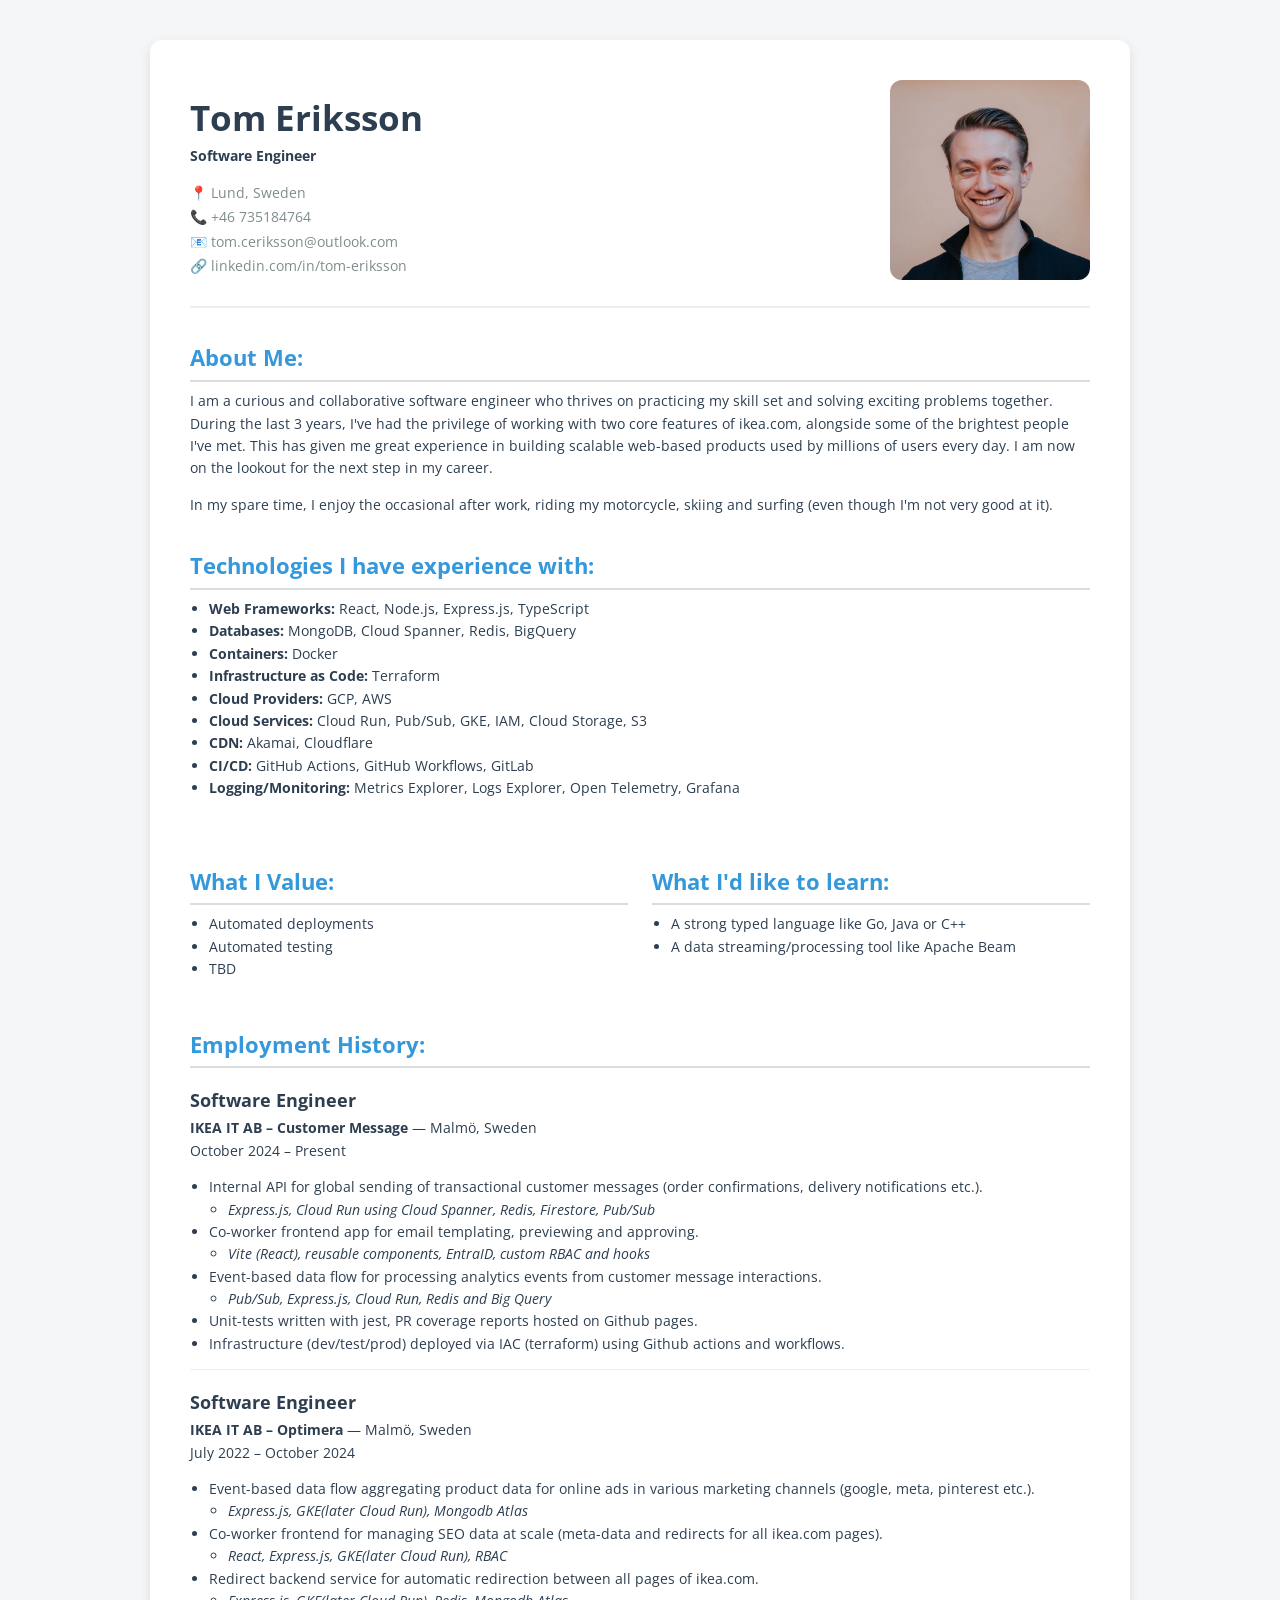
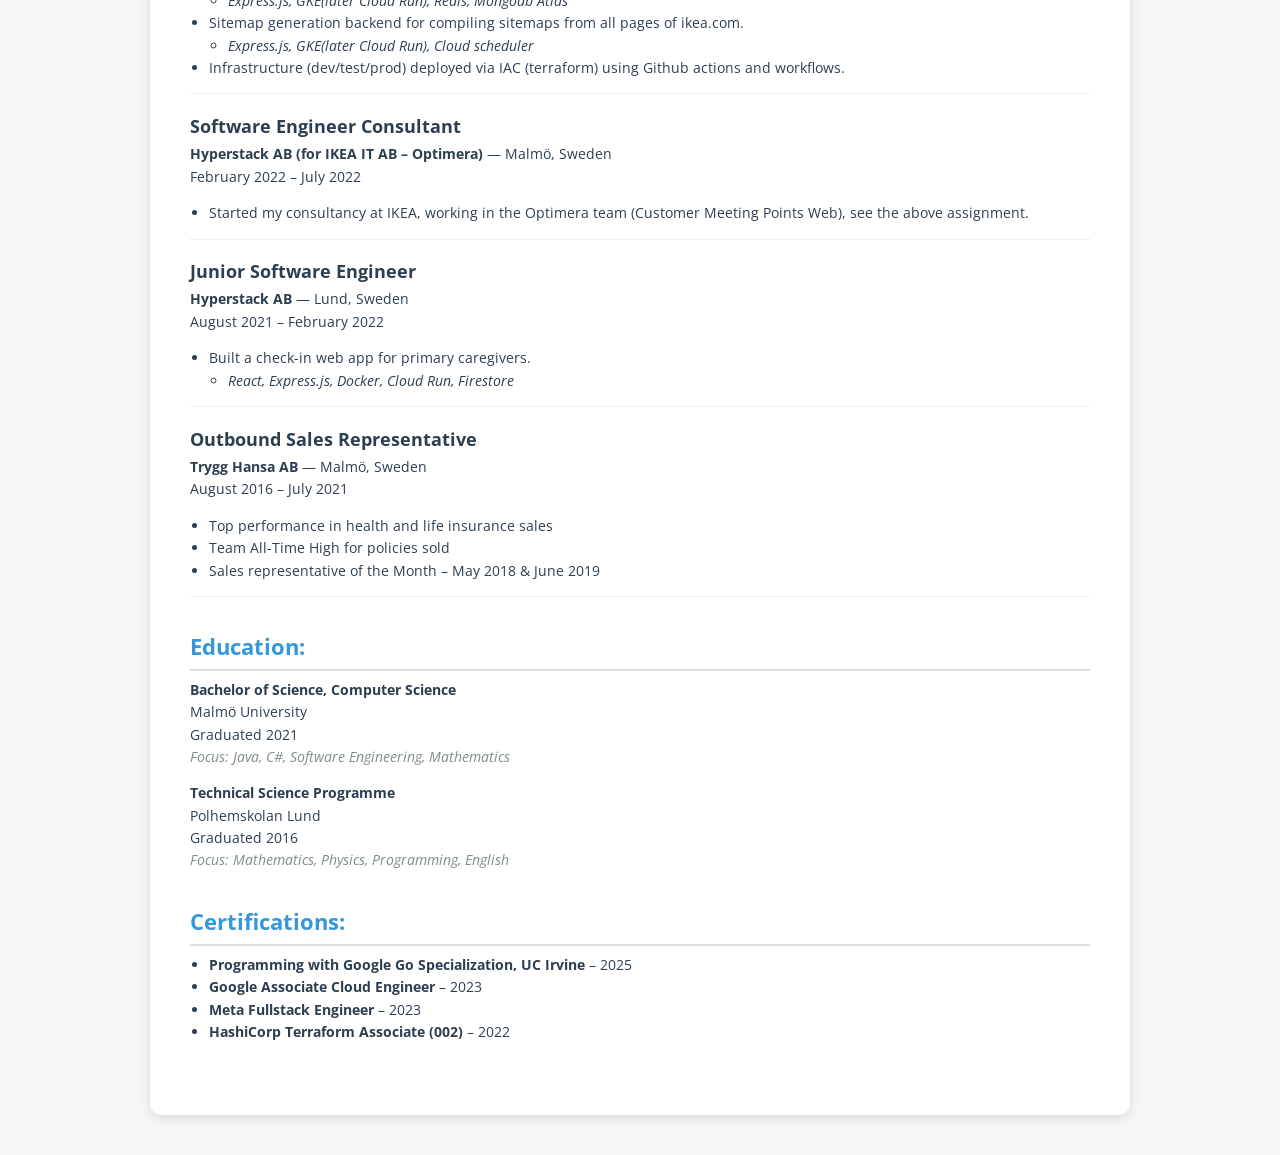
<file: index.html>
<!DOCTYPE html>
<html lang="en">
<head>
    <link rel="stylesheet" href="./styles.css">
    <link rel="preconnect" href="https://fonts.googleapis.com">
    <link rel="preconnect" href="https://fonts.gstatic.com" crossorigin>
    <link href="https://fonts.googleapis.com/css2?family=Open+Sans:ital,wght@0,300..800;1,300..800&family=Source+Sans+3:ital,wght@0,200..900;1,200..900&display=swap"
          rel="stylesheet">
    <link rel="icon" href="./favicon.svg"/>
    <meta charset="UTF-8"/>
    <meta name="viewport" content="width=device-width, initial-scale=1.0"/>
    <title>Tom Eriksson – Software Engineer</title>
</head>
<body>
<div class="container">
    <header>
        <div>
            <h1>Tom Eriksson</h1>
            <p><strong>Software Engineer</strong></p>
            <div class="contact">
                <span>📍 Lund, Sweden</span>
                <a href="tel:+46735184764">📞 +46 735184764</a>
                <a href="mailto:tom.ceriksson@outlook.com">📧 tom.ceriksson@outlook.com</a>
                <a href="https://www.linkedin.com/in/tom-eriksson-2a5919215/" target="_blank">🔗
                    linkedin.com/in/tom-eriksson</a>
            </div>
        </div>
        <div>
            <img src="./profile-img.webp" alt="Profile picture"/>
        </div>
    </header>

    <section>
        <h2>About Me:</h2>
        <p>
            I am a curious and collaborative software engineer who thrives on practicing my skill set and solving
            exciting problems together. During the last 3 years, I've had the privilege of working with two core
            features of ikea.com, alongside some of the brightest people I've met. This has given me great
            experience in building scalable web-based products used by millions of users every day. I am now on the
            lookout for the next step in my career.
        </p>
        <p>
            In my spare time, I enjoy the occasional after work, riding my motorcycle, skiing and surfing
            (even though I'm not very good at it).
        </p>
    </section>

    <section>
        <h2>Technologies I have experience with:</h2>
        <ul>
            <li><strong>Web Frameworks:</strong> React, Node.js, Express.js, TypeScript</li>
            <li><strong>Databases:</strong> MongoDB, Cloud Spanner, Redis, BigQuery</li>
            <li><strong>Containers:</strong> Docker</li>
            <li><strong>Infrastructure as Code:</strong> Terraform</li>
            <li><strong>Cloud Providers:</strong> GCP, AWS</li>
            <li><strong>Cloud Services:</strong> Cloud Run, Pub/Sub, GKE, IAM, Cloud Storage, S3</li>
            <li><strong>CDN:</strong> Akamai, Cloudflare</li>
            <li><strong>CI/CD:</strong> GitHub Actions, GitHub Workflows, GitLab</li>
            <li><strong>Logging/Monitoring:</strong> Metrics Explorer, Logs Explorer, Open Telemetry, Grafana</li>
        </ul>
    </section>

    <section class="split-column">
        <div>
            <h2>What I Value:</h2>
            <ul>
                <li>Automated deployments</li>
                <li>Automated testing</li>
                <li>TBD</li>
            </ul>
        </div>
        <div>
            <h2>What I'd like to learn:</h2>
            <ul>
                <li>A strong typed language like Go, Java or C++</li>
                <li>A data streaming/processing tool like Apache Beam</li>
            </ul>
        </div>
    </section>
    <section>
        <h2>Employment History:</h2>
        <div class="sub-section">
            <h3>Software Engineer</h3>
            <p><strong>IKEA IT AB – Customer Message</strong> — Malmö, Sweden<br/>
                October 2024 – Present</p>
            <ul>
                <li>Internal API for global sending of transactional customer messages (order confirmations, delivery
                    notifications etc.).
                    <ul>
                        <li>
                            <i>Express.js, Cloud Run using Cloud Spanner, Redis, Firestore, Pub/Sub</i>
                        </li>
                    </ul>
                </li>
                <li>Co-worker frontend app for email templating, previewing and approving.
                    <ul>
                        <li>
                            <i>Vite (React), reusable components, EntraID, custom RBAC and hooks</i>
                        </li>
                    </ul>
                </li>
                <li>Event-based data flow for processing analytics events from customer message interactions.
                    <ul>
                        <li>
                            <i>Pub/Sub, Express.js, Cloud Run, Redis and Big Query</i>
                        </li>
                    </ul>
                </li>
                <li>Unit-tests written with jest, PR coverage reports hosted on Github pages.</li>
                <li>Infrastructure (dev/test/prod) deployed via IAC (terraform) using Github actions and workflows.</li>
            </ul>
        </div>

        <div class="sub-section">
            <h3>Software Engineer</h3>
            <p><strong>IKEA IT AB – Optimera</strong> — Malmö, Sweden<br/>
                July 2022 – October 2024</p>
            <ul>
                <li>Event-based data flow aggregating product data for online ads in various marketing channels (google,
                    meta, pinterest etc.).
                    <ul>
                        <li>
                            <i>Express.js, GKE(later Cloud Run), Mongodb Atlas</i>
                        </li>
                    </ul>
                </li>
                <li>Co-worker frontend for managing SEO data at scale (meta-data and redirects for all ikea.com pages).
                    <ul>
                        <li>
                            <i>React, Express.js, GKE(later Cloud Run), RBAC</i>
                        </li>
                    </ul>
                </li>
                <li>Redirect backend service for automatic redirection between all pages of ikea.com.
                    <ul>
                        <li>
                            <i>Express.js, GKE(later Cloud Run), Redis, Mongodb Atlas</i>
                        </li>
                    </ul>
                </li>
                <li>Sitemap generation backend for compiling sitemaps from all pages of ikea.com.
                    <ul>
                        <li>
                            <i>Express.js, GKE(later Cloud Run), Cloud scheduler</i>
                        </li>
                    </ul>
                </li>
                <li>Infrastructure (dev/test/prod) deployed via IAC (terraform) using Github actions and workflows.</li>
            </ul>
        </div>

        <div class="sub-section">
            <h3>Software Engineer Consultant</h3>
            <p><strong>Hyperstack AB (for IKEA IT AB – Optimera)</strong> — Malmö, Sweden<br/>
                February 2022 – July 2022</p>
            <ul>
                <li>Started my consultancy at IKEA, working in the Optimera team (Customer Meeting Points Web), see the
                    above assignment.
                </li>
            </ul>
        </div>
        <div class="sub-section">
            <h3>Junior Software Engineer</h3>
            <p><strong>Hyperstack AB</strong> — Lund, Sweden<br/>
                August 2021 – February 2022</p>
            <ul>
                <li>Built a check-in web app for primary caregivers.
                    <ul>
                        <li>
                            <i>React, Express.js, Docker, Cloud Run, Firestore</i>
                        </li>
                    </ul>
                </li>
            </ul>
        </div>
        <div class="sub-section">
            <h3>Outbound Sales Representative</h3>
            <p><strong>Trygg Hansa AB</strong> — Malmö, Sweden<br/>
                August 2016 – July 2021</p>
            <ul>
                <li>Top performance in health and life insurance sales</li>
                <li>Team All-Time High for policies sold</li>
                <li>Sales representative of the Month – May 2018 & June 2019</li>
            </ul>
        </div>
    </section>

    <section>
        <h2>Education:</h2>
        <p><strong>Bachelor of Science, Computer Science</strong><br/>
            Malmö University<br/>
            Graduated 2021<br/>
            <em>Focus: Java, C#, Software Engineering, Mathematics</em></p>
        <p><strong>Technical Science Programme</strong><br/>
            Polhemskolan Lund<br/>
            Graduated 2016<br/>
            <em>Focus: Mathematics, Physics, Programming, English</em></p>
    </section>

    <section>
        <h2>Certifications:</h2>
        <ul>
            <li><strong>Programming with Google Go Specialization, UC Irvine</strong> – 2025</li>
            <li><strong>Google Associate Cloud Engineer</strong> – 2023</li>
            <li><strong>Meta Fullstack Engineer</strong> – 2023</li>
            <li><strong>HashiCorp Terraform Associate (002)</strong> – 2022</li>
        </ul>
    </section>
</div>
</body>
</html>
</file>
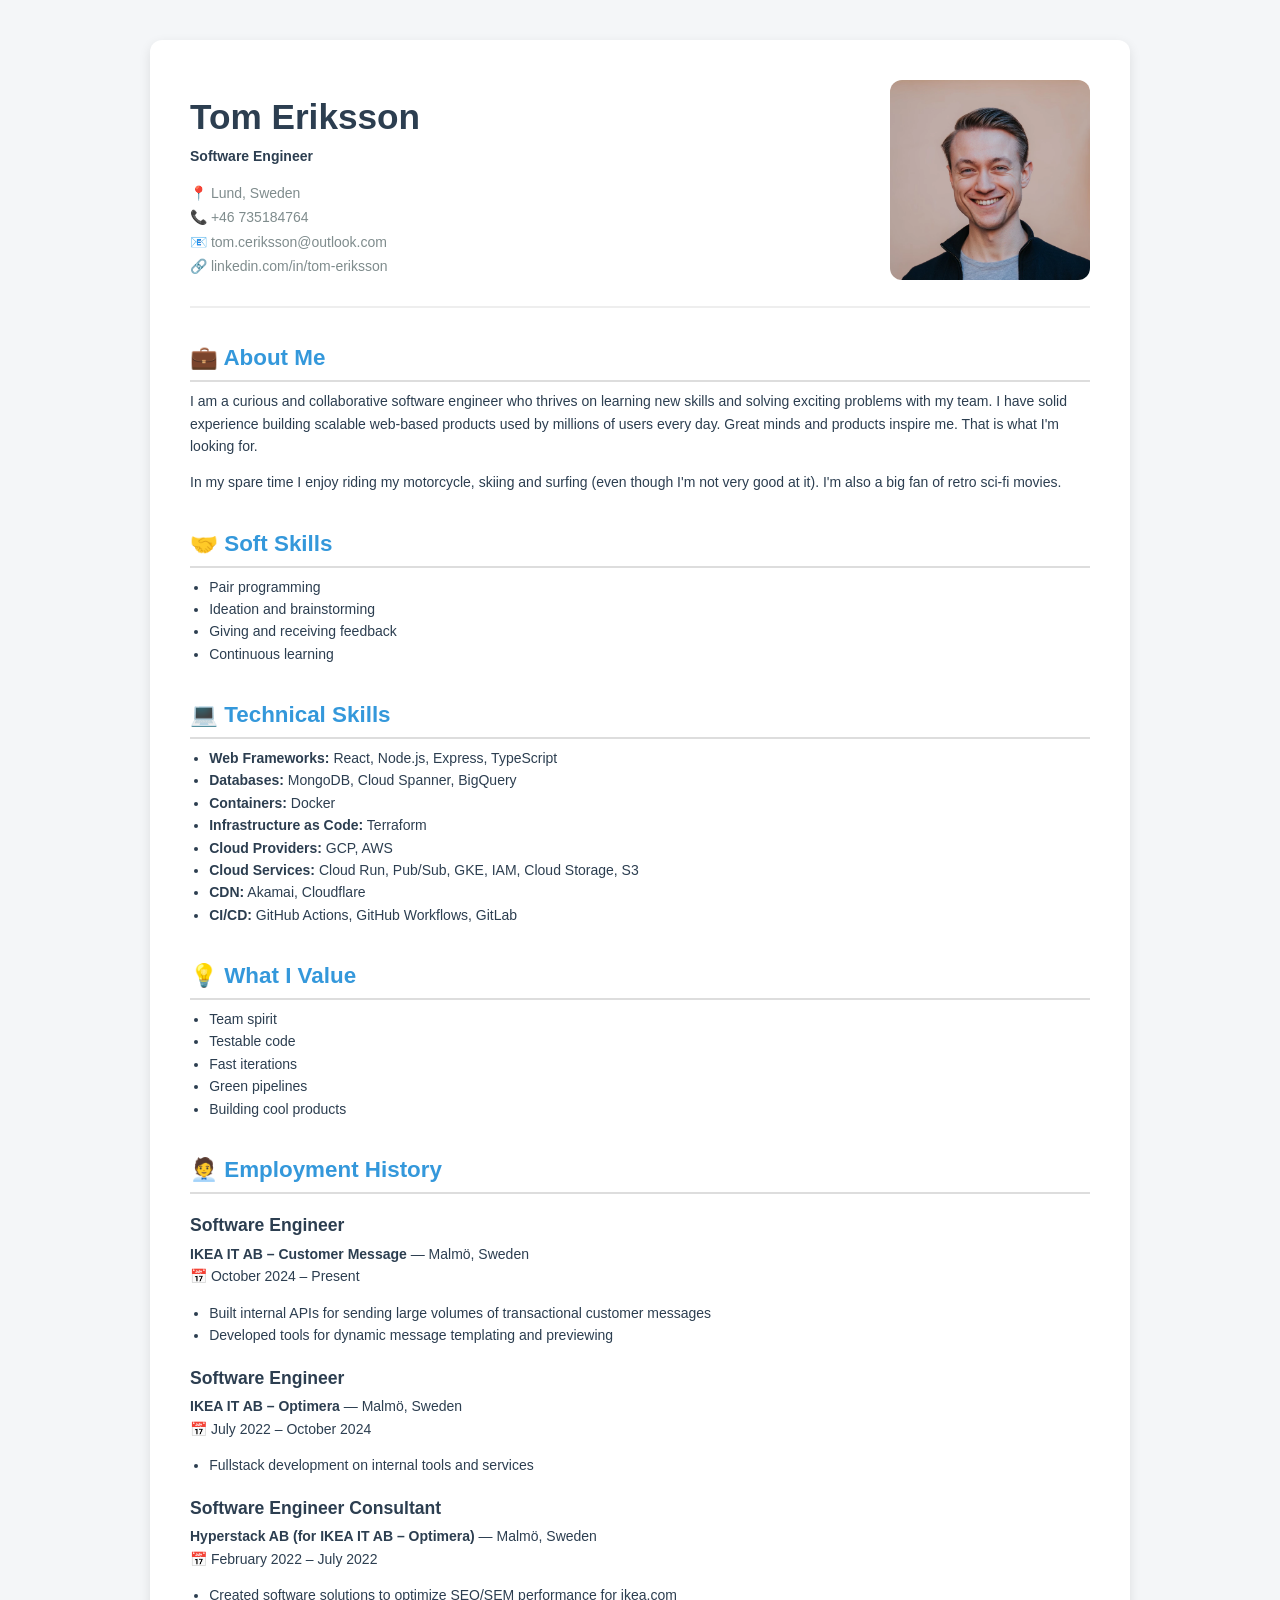
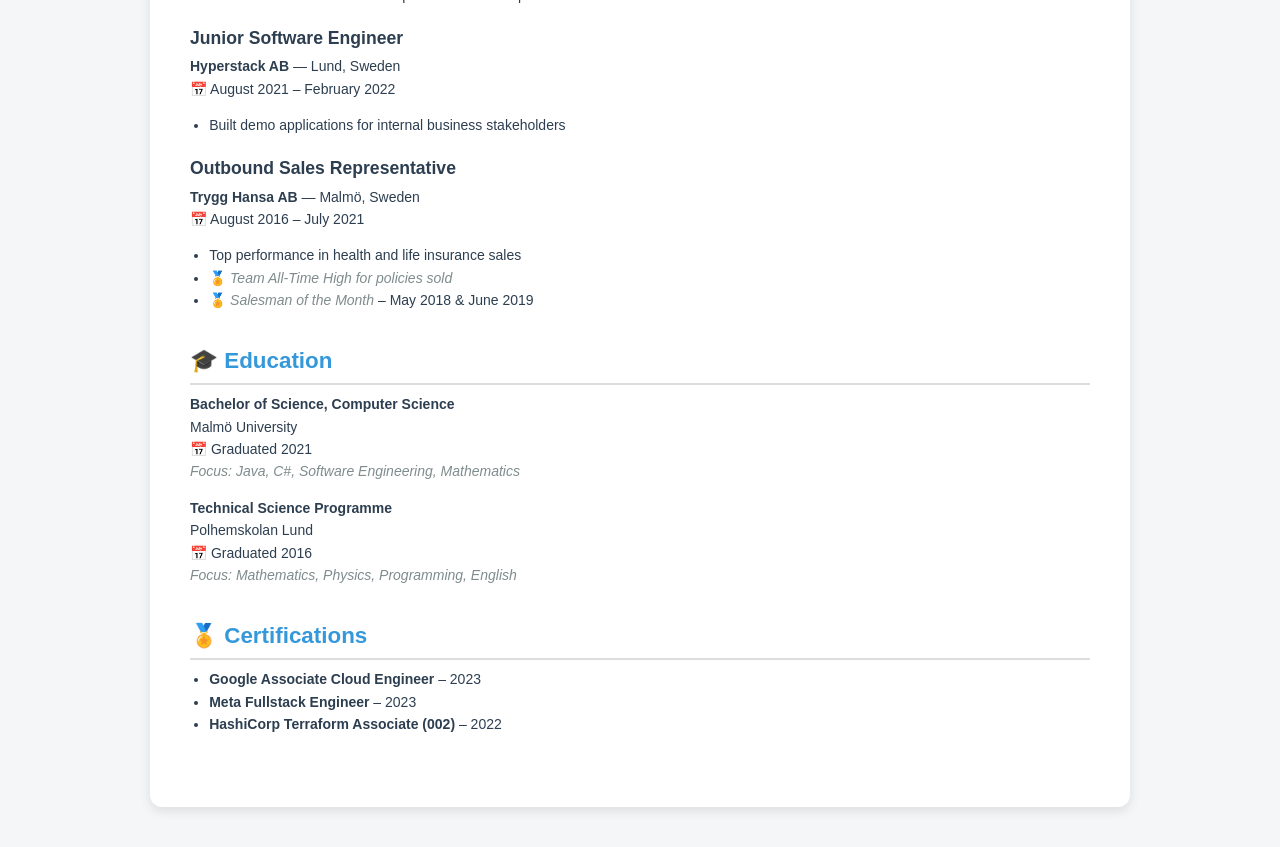
<file: CV.html>
<!DOCTYPE html>
<html lang="en">
<head>
    <link rel="stylesheet" href="./styles.css">
    <link rel="preconnect" href="https://fonts.googleapis.com">
    <link rel="preconnect" href="https://fonts.gstatic.com" crossorigin>
    <link href="https://fonts.googleapis.com/css2?family=Source+Sans+3:ital,wght@0,200..900;1,200..900&display=swap"
          rel="stylesheet">
    <meta charset="UTF-8"/>
    <meta name="viewport" content="width=device-width, initial-scale=1.0"/>
    <title>Tom Eriksson – Software Engineer</title>
</head>
<body>
<div class="container">
    <header>
        <div>
            <h1>Tom Eriksson</h1>
            <p><strong>Software Engineer</strong></p>
            <div class="contact">
                <span>📍 Lund, Sweden</span>
                <a href="tel:+46735184764">📞 +46 735184764</a>
                <a href="mailto:tom.ceriksson@outlook.com">📧 tom.ceriksson@outlook.com</a>
                <a href="https://www.linkedin.com/in/tom-eriksson-2a5919215/" target="_blank">🔗
                    linkedin.com/in/tom-eriksson</a>
            </div>
        </div>
        <div>
            <img src="./profile-img.webp" alt="Profile picture"/>
        </div>
    </header>

    <section>
        <h2>💼 About Me</h2>
        <p>
            I am a curious and collaborative software engineer who thrives on learning new skills and solving exciting
            problems with my team. I have solid experience building scalable web-based products used by millions of
            users every day. Great minds and products inspire me. That is what I'm looking for.
        </p>
        <p>
            In my spare time I enjoy riding my motorcycle, skiing and surfing (even though I'm not very good at it). I'm
            also a big fan of
            retro sci-fi movies.
        </p>
    </section>

    <section>
        <h2>🤝 Soft Skills</h2>
        <ul>
            <li>Pair programming</li>
            <li>Ideation and brainstorming</li>
            <li>Giving and receiving feedback</li>
            <li>Continuous learning</li>
        </ul>
    </section>

    <section>
        <h2>💻 Technical Skills</h2>
        <ul>
            <li><strong>Web Frameworks:</strong> React, Node.js, Express, TypeScript</li>
            <li><strong>Databases:</strong> MongoDB, Cloud Spanner, BigQuery</li>
            <li><strong>Containers:</strong> Docker</li>
            <li><strong>Infrastructure as Code:</strong> Terraform</li>
            <li><strong>Cloud Providers:</strong> GCP, AWS</li>
            <li><strong>Cloud Services:</strong> Cloud Run, Pub/Sub, GKE, IAM, Cloud Storage, S3</li>
            <li><strong>CDN:</strong> Akamai, Cloudflare</li>
            <li><strong>CI/CD:</strong> GitHub Actions, GitHub Workflows, GitLab</li>
        </ul>
    </section>

    <section>
        <h2>💡 What I Value</h2>
        <ul>
            <li>Team spirit</li>
            <li>Testable code</li>
            <li>Fast iterations</li>
            <li>Green pipelines</li>
            <li>Building cool products</li>
        </ul>
    </section>

    <section>
        <h2>🧑‍💼 Employment History</h2>

        <h3>Software Engineer</h3>
        <p><strong>IKEA IT AB – Customer Message</strong> — Malmö, Sweden<br/>
            📅 October 2024 – Present</p>
        <ul>
            <li>Built internal APIs for sending large volumes of transactional customer messages</li>
            <li>Developed tools for dynamic message templating and previewing</li>
        </ul>

        <h3>Software Engineer</h3>
        <p><strong>IKEA IT AB – Optimera</strong> — Malmö, Sweden<br/>
            📅 July 2022 – October 2024</p>
        <ul>
            <li>Fullstack development on internal tools and services</li>
        </ul>

        <h3>Software Engineer Consultant</h3>
        <p><strong>Hyperstack AB (for IKEA IT AB – Optimera)</strong> — Malmö, Sweden<br/>
            📅 February 2022 – July 2022</p>
        <ul>
            <li>Created software solutions to optimize SEO/SEM performance for ikea.com</li>
        </ul>

        <h3>Junior Software Engineer</h3>
        <p><strong>Hyperstack AB</strong> — Lund, Sweden<br/>
            📅 August 2021 – February 2022</p>
        <ul>
            <li>Built demo applications for internal business stakeholders</li>
        </ul>

        <h3>Outbound Sales Representative</h3>
        <p><strong>Trygg Hansa AB</strong> — Malmö, Sweden<br/>
            📅 August 2016 – July 2021</p>
        <ul>
            <li>Top performance in health and life insurance sales</li>
            <li>🏅 <em>Team All-Time High for policies sold</em></li>
            <li>🏅 <em>Salesman of the Month</em> – May 2018 & June 2019</li>
        </ul>
    </section>

    <section>
        <h2>🎓 Education</h2>
        <p><strong>Bachelor of Science, Computer Science</strong><br/>
            Malmö University<br/>
            📅 Graduated 2021<br/>
            <em>Focus: Java, C#, Software Engineering, Mathematics</em></p>
        <p><strong>Technical Science Programme</strong><br/>
            Polhemskolan Lund<br/>
            📅 Graduated 2016<br/>
            <em>Focus: Mathematics, Physics, Programming, English</em></p>
    </section>

    <section>
        <h2>🏅 Certifications</h2>
        <ul>
            <li><strong>Google Associate Cloud Engineer</strong> – 2023</li>
            <li><strong>Meta Fullstack Engineer</strong> – 2023</li>
            <li><strong>HashiCorp Terraform Associate (002)</strong> – 2022</li>
        </ul>
    </section>
</div>
</body>
</html>
</file>
<file: styles.css>
:root {
    --primary-color: #2c3e50;
    --accent-color: #3498db;
    --background-color: #f4f6f8;
    --text-color: #2c3e50;
    --secondary-text-color: #7f8c8d;
    --border-radius: 12px;
}

body {
    font-family: "Open Sans", sans-serif;
    font-optical-sizing: auto;
    background-color: var(--background-color);
    color: var(--text-color);
    line-height: 1.6;
    margin: 0;
    padding: 40px 20px;
    font-size: 14px
}

.container {
    max-width: 900px;
    margin: auto;
    background: white;
    padding: 40px;
    border-radius: var(--border-radius);
    box-shadow: 0 4px 12px rgba(0, 0, 0, 0.1);
}

header {
    display: flex;
    justify-content: space-between;
    align-items: center;
    border-bottom: 2px solid #eee;
    padding-bottom: 20px;
    margin-bottom: 30px;
}

header img {
    width: 200px;
    border-radius: var(--border-radius);
}

h1 {
    margin: 0;
    font-size: 2.2rem;
    color: var(--primary-color);
}

h2 {
    margin-top: 2rem;
    margin-bottom: 0.5rem;
    font-size: 1.4rem;
    color: var(--accent-color);
    border-bottom: 2px solid #ddd;
    padding-bottom: 4px;
}

h3 {
    margin-bottom: 0.2rem;
    font-size: 1.1rem;
    color: var(--primary-color);
}

p, ul {
    margin-top: 0;
}

.contact a, .contact span {
    display: block;
    color: var(--secondary-text-color);
    text-decoration: none;
    margin-top: 2px;
}

.sub-section {
    border-bottom: 1px solid #eee;
}

.split-column {
    display: grid;
    grid-template-columns: 1fr 1fr;
    gap: 1.5rem;
}

ul {
    padding-left: 1.2rem;
}

section {
    margin-bottom: 2rem;
}

em {
    color: var(--secondary-text-color);
}

a:hover {
    text-decoration: underline;
}

@media (max-width: 600px) {
    header {
        flex-direction: column;
        align-items: flex-start;
        text-align: left;
    }

    header img {
        width: 120px;
        margin-top: 20px;
        align-self: center;
    }
}

@media (max-width: 768px) {
    body {
        padding: 20px 10px;
    }

    .container {
        padding: 20px;
    }

    h1 {
        font-size: 1.8rem;
    }

    h2 {
        font-size: 1.2rem;
    }

    h3 {
        font-size: 1rem;
    }

    .contact a, .contact span {
        font-size: 0.95rem;
    }
}
</file>
